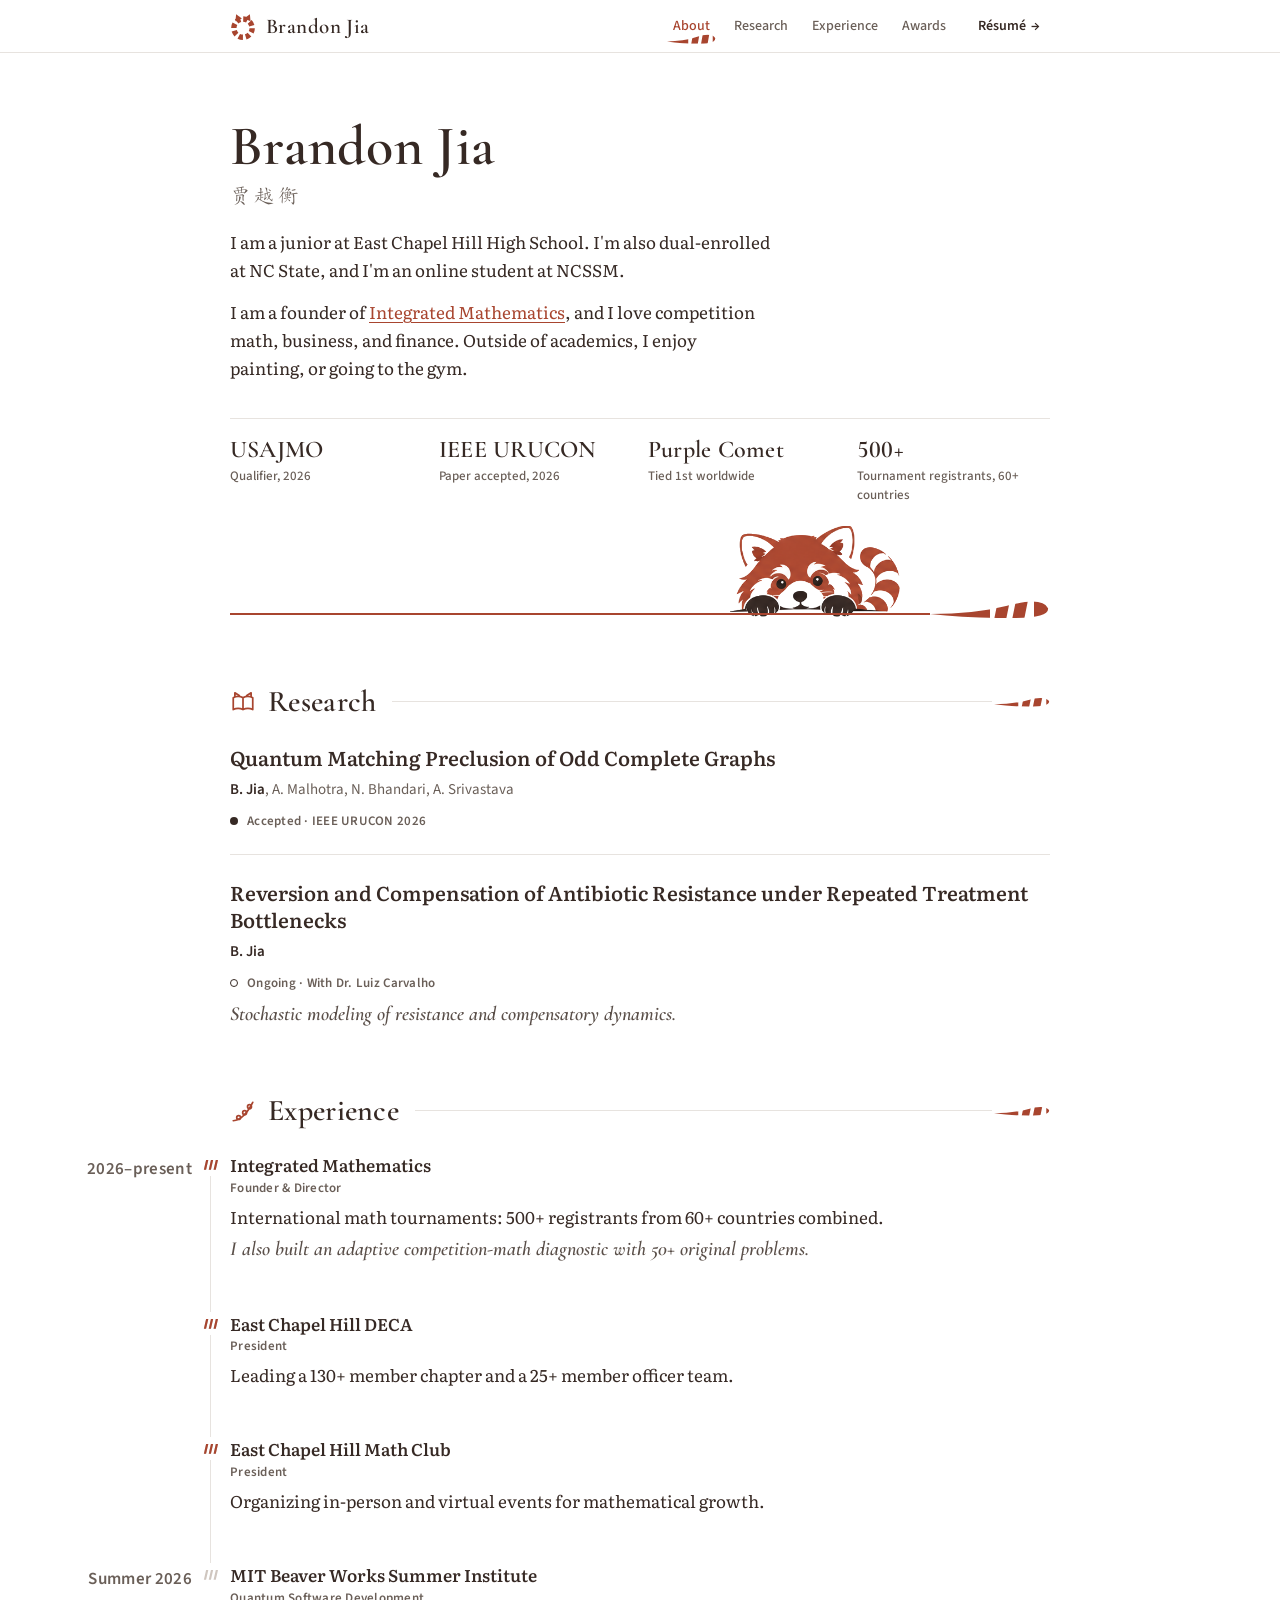
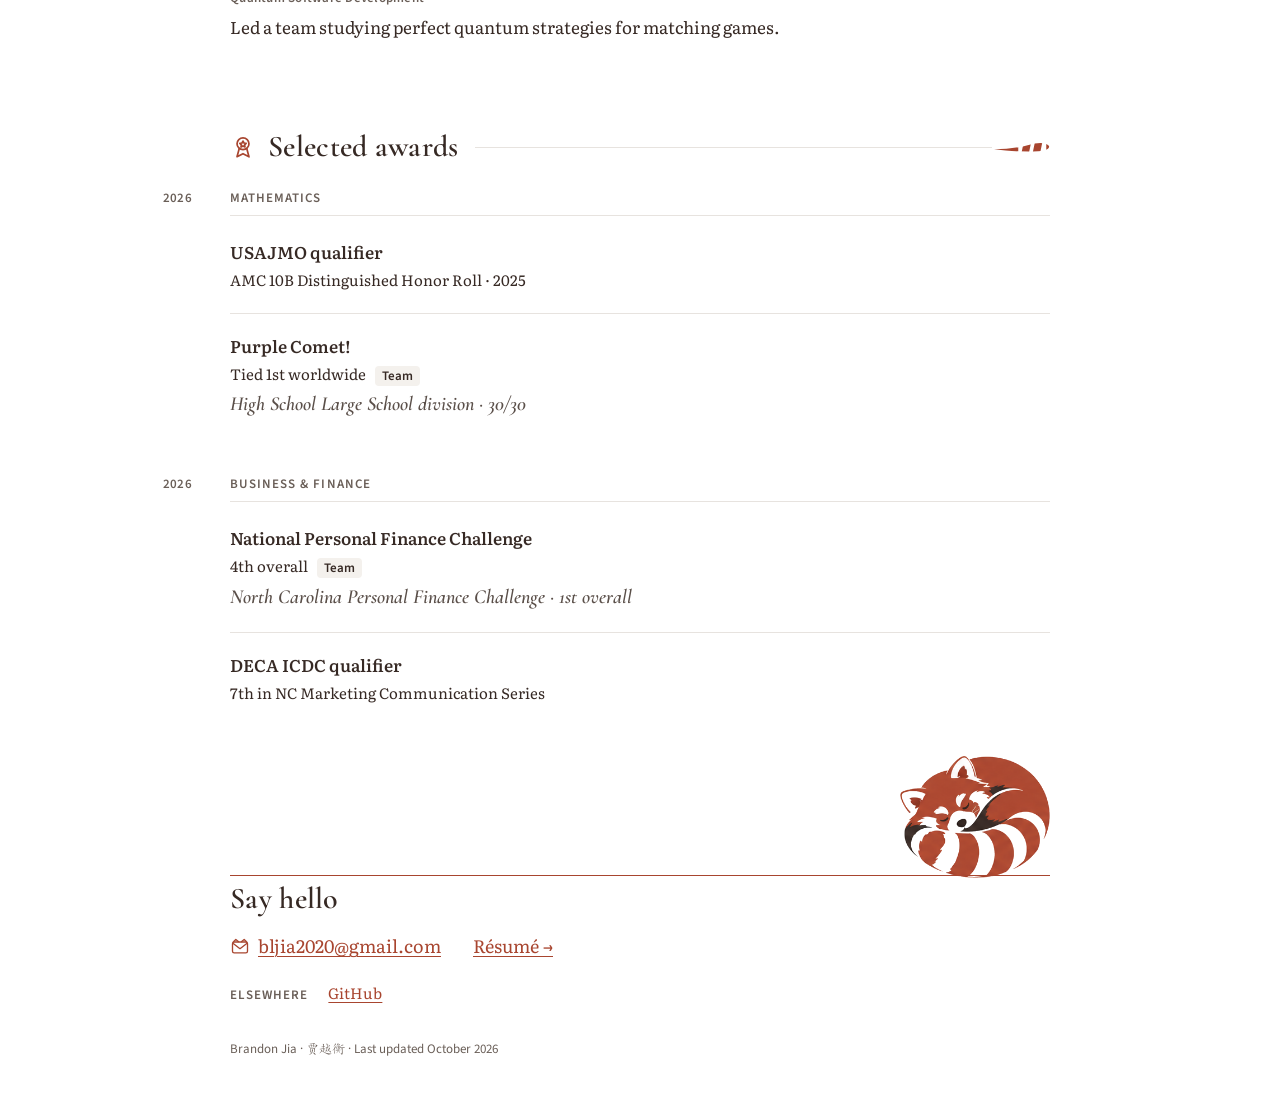
<file: index.html>
<!doctype html>
<html lang="en">
<head>
<meta charset="utf-8">
<meta name="viewport" content="width=device-width,initial-scale=1">
<script>
document.documentElement.className="js";
if(location.protocol==="http:"||location.protocol==="https:"){
  for(const file of ["literata.woff2","cormorant-garamond.woff2"]){
    const hint=document.createElement("link");hint.rel="preload";hint.href="assets/"+file;
    hint.as="font";hint.type="font/woff2";hint.crossOrigin="anonymous";document.head.append(hint);
  }
}
</script>
<meta name="description" content="Brandon Jia is a student, researcher, and founder of Integrated Mathematics in Chapel Hill, North Carolina.">
<link rel="canonical" href="https://brandon-jia.github.io/">
<meta name="theme-color" content="#ffffff">
<meta name="author" content="Brandon Jia">
<meta property="og:type" content="website">
<meta property="og:site_name" content="Brandon Jia">
<meta property="og:title" content="Brandon Jia · Mathematics &amp; Research">
<meta property="og:description" content="Brandon Jia is a student, researcher, and founder of Integrated Mathematics in Chapel Hill, North Carolina.">
<meta property="og:url" content="https://brandon-jia.github.io/">
<meta property="og:image" content="https://brandon-jia.github.io/assets/og-image.png">
<meta property="og:image:width" content="1200">
<meta property="og:image:height" content="630">
<meta property="og:image:alt" content="Brandon Jia, with a red panda peeking over a rust line.">
<meta name="twitter:card" content="summary_large_image">
<meta name="twitter:title" content="Brandon Jia · Mathematics &amp; Research">
<meta name="twitter:description" content="Brandon Jia is a student, researcher, and founder of Integrated Mathematics in Chapel Hill, North Carolina.">
<meta name="twitter:image" content="https://brandon-jia.github.io/assets/og-image.png">
<title>Brandon Jia · Mathematics &amp; Research</title>
<link rel="icon" href="favicon.ico" sizes="48x48">
<link rel="icon" href="favicon.svg" type="image/svg+xml">
<link rel="apple-touch-icon" href="apple-touch-icon.png">
<link rel="stylesheet" href="site.css">
<script type="application/ld+json">
{"@context":"https://schema.org","@type":"Person","name":"Brandon Jia","alternateName":"贾越衡","url":"https://brandon-jia.github.io/","image":"https://brandon-jia.github.io/assets/og-image.png","description":"Student, researcher, and founder of Integrated Mathematics.","knowsAbout":["Competition mathematics","Graph theory","Quantum computing","Mathematical biology"],"sameAs":["https://github.com/brandon-jia"]}
</script>
</head>
<body id="top">
<svg width="0" height="0" style="position:absolute" aria-hidden="true"><defs>
<symbol id="mark" viewBox="0 0 24 26"><circle cx="12" cy="15" r="8.5" fill="none" stroke="currentColor" stroke-width="5" stroke-dasharray="4 2.67"/><path d="M5 8.5L5.6 2l5.4 4M19 8.5L18.4 2 13 6" fill="currentColor"/></symbol>
<symbol id="book" viewBox="0 0 24 24" fill="none" stroke="currentColor" stroke-width="1.6" stroke-linecap="round" stroke-linejoin="round"><path d="M3 8q4.5-2.2 9 0 4.5-2.2 9 0v11q-4.5-2.2-9 0-4.5-2.2-9 0zM12 8v11M4.5 7V3.5L8.5 6M19.5 7V3.5L15.5 6"/></symbol>
<symbol id="branch" viewBox="0 0 24 24" fill="none" stroke="currentColor" stroke-width="1.6" stroke-linecap="round" stroke-linejoin="round"><path d="M3 21Q13 20 21 4"/><circle cx="8" cy="18" r="1.8"/><circle cx="13.5" cy="13.5" r="1.8"/><circle cx="18" cy="8" r="1.8"/></symbol>
<symbol id="medal" viewBox="0 0 24 24" fill="none" stroke="currentColor" stroke-width="1.6" stroke-linecap="round" stroke-linejoin="round"><circle cx="12" cy="9" r="5.5"/><path d="M8.5 13.5L6.5 21l5.5-2.8 5.5 2.8-2-7.5M12 6.5l.9 1.8 2 .3-1.4 1.4.3 2-1.8-1-1.8 1 .3-2-1.4-1.4 2-.3z"/></symbol>
<symbol id="mail" viewBox="0 0 24 24" fill="none" stroke="currentColor" stroke-width="1.6" stroke-linecap="round" stroke-linejoin="round"><rect x="3" y="6" width="18" height="13" rx="2"/><path d="M3.5 7.5L12 14l8.5-6.5M4.5 5.5L7 3l3 2.5M19.5 5.5L17 3l-3 2.5"/></symbol>
<symbol id="brush" viewBox="0 0 24 24" fill="none" stroke="currentColor" stroke-width="1.6" stroke-linecap="round" stroke-linejoin="round"><path d="M20.5 3.5L11 13M9 12q-3.5.2-4.2 3.6-.5 2.6-2.3 4 4 1 6.4-.6 2.4-1.7 1.6-4.3"/><path d="M5.5 17.5L7 19M7.5 15.5L9 17"/></symbol>
</defs></svg>
<a class="skip" href="#main">Skip to content</a>
<header class="bar">
  <div class="in">
    <a class="mk" href="#top" aria-label="Brandon Jia, back to top"><svg class="mark" aria-hidden="true"><use href="#mark"/></svg><span>Brandon Jia</span></a>
    <nav aria-label="Main navigation">
      <a href="#about" aria-current="location">About</a>
      <a href="#research">Research</a>
      <a href="#experience">Experience</a>
      <a href="#awards">Awards</a>
      <a class="cv" href="resume/index.html">Résumé</a>
    </nav>
  </div>
  <i class="prog" aria-hidden="true"></i>
</header>
<main class="wrap" id="main">
  <div class="hero" id="about">
    <h1 class="name">Brandon Jia</h1>
    <p class="cn" lang="zh-Hans">贾越衡</p>
    <p>I am a junior at East Chapel Hill High School. I'm also dual-enrolled at <abbr title="North Carolina State University">NC State</abbr>, and I'm an online student at <abbr title="North Carolina School of Science and Mathematics">NCSSM</abbr>.</p>
    <p>I am a founder of <a href="#integrated-mathematics">Integrated Mathematics</a>, and I love competition math, business, and finance. Outside of academics, I enjoy painting, or going to the gym.</p>
    <ul class="hl" aria-label="Highlights">
      <li><strong>USAJMO</strong><span>Qualifier, 2026</span></li>
      <li><strong>IEEE URUCON</strong><span>Paper accepted, 2026</span></li>
      <li><strong>Purple Comet</strong><span>Tied 1st worldwide</span></li>
      <li><strong>500+</strong><span>Tournament registrants, 60+ countries</span></li>
    </ul>
    <div class="ledge" aria-hidden="true"><span class="pkw"><picture><source srcset="assets/panda-peek.webp" type="image/webp"><img class="pk" src="assets/panda-peek.png" alt="" width="306" height="163"></picture></span><div class="div"><i></i><b></b></div></div>
  </div>

  <section id="research" aria-labelledby="rt">
    <h2 id="rt"><svg class="ic" aria-hidden="true"><use href="#book"/></svg>Research<i class="rl"></i></h2>
    <article class="paper">
      <h3>Quantum Matching Preclusion of Odd Complete Graphs</h3>
      <p class="authors"><strong>B. Jia</strong>, A. Malhotra, N. Bhandari, A. Srivastava</p>
      <p class="st meta"><i></i>Accepted · IEEE URUCON 2026</p>
      <!-- Brandon: fill in real URLs and uncomment:
      <p class="plinks"><a href="[PAPER_URL]">Paper</a><a href="[VENUE_URL]">Venue</a></p>
      <details class="sum"><summary>Summary</summary><p>[ONE_SENTENCE_SUMMARY_FROM_BRANDON]</p></details>
      -->
    </article>
    <article class="paper">
      <h3>Reversion and Compensation of Antibiotic Resistance under Repeated Treatment Bottlenecks</h3>
      <p class="authors"><strong>B. Jia</strong></p>
      <p class="st meta"><i class="o"></i>Ongoing · With Dr. Luiz Carvalho</p>
      <!-- Brandon: fill in real URLs and uncomment:
      <p class="plinks"><a href="[PAPER_URL]">Paper</a><a href="[VENUE_URL]">Venue</a></p>
      <details class="sum"><summary>Summary</summary><p>[ONE_SENTENCE_SUMMARY_FROM_BRANDON]</p></details>
      -->
      <p class="d">Stochastic modeling of resistance and compensatory dynamics.</p>
    </article>
  </section>

  <section id="experience" aria-labelledby="et">
    <h2 id="et"><svg class="ic" aria-hidden="true"><use href="#branch"/></svg>Experience<i class="rl"></i></h2>
    <div class="exp-list">
    <article class="exp" id="integrated-mathematics">
      <span class="exp-marker" aria-hidden="true"></span>
      <p class="meta">2026–present</p>
      <div><h3>Integrated Mathematics</h3><p class="role">Founder &amp; Director</p><p>International math tournaments: 500+ registrants from 60+ countries combined.</p><p class="x">I also built an adaptive competition-math diagnostic with 50+ original problems.<!-- Brandon: fill in the note and uncomment: <sup class="sn-n"></sup><span class="sn">[NOTE TEXT FROM BRANDON]</span> --></p></div>
    </article>
    <article class="exp">
      <span class="exp-marker" aria-hidden="true"></span>
      <p class="meta same"><span class="vh">2026–present</span></p>
      <div><h3>East Chapel Hill DECA</h3><p class="role">President</p><p>Leading a 130+ member chapter and a 25+ member officer team.</p></div>
    </article>
    <article class="exp">
      <span class="exp-marker" aria-hidden="true"></span>
      <p class="meta same"><span class="vh">2026–present</span></p>
      <div><h3>East Chapel Hill Math Club</h3><p class="role">President</p><p>Organizing in-person and virtual events for mathematical growth.</p></div>
    </article>
    <article class="exp">
      <span class="exp-marker" aria-hidden="true"></span>
      <p class="meta">Summer 2026</p>
      <div><h3>MIT Beaver Works Summer Institute</h3><p class="role">Quantum Software Development</p><p>Led a team studying perfect quantum strategies for matching games.</p></div>
    </article>
      </div>
</section>

  <section id="awards" aria-labelledby="at">
    <h2 id="at"><svg class="ic" aria-hidden="true"><use href="#medal"/></svg>Selected awards<i class="rl"></i></h2>
    <h3 class="grp"><span>Mathematics</span><time datetime="2026">2026</time></h3>
    <ul class="aw">
      <li><h4>USAJMO qualifier</h4><p>AMC 10B Distinguished Honor Roll · 2025</p></li>
      <li><h4>Purple Comet!</h4><p>Tied 1st worldwide <span class="chip">Team</span></p><p class="s">High School Large School division · 30/30</p></li>
    </ul>
    <h3 class="grp"><span>Business &amp; finance</span><time datetime="2026">2026</time></h3>
    <ul class="aw">
      <li><h4>National Personal Finance Challenge</h4><p>4th overall <span class="chip">Team</span></p><p class="s">North Carolina Personal Finance Challenge · 1st overall</p></li>
      <li><h4>DECA ICDC qualifier</h4><p>7th in NC Marketing Communication Series</p></li>
    </ul>
  </section>

<!-- Brandon: add images to assets/art/, fill the placeholders, uncomment, and add an Art link to the nav:
<section id="art" aria-labelledby="art-t"><h2 id="art-t"><svg class="ic" aria-hidden="true"><use href="#brush"/></svg>Painting<i class="rl"></i></h2><ul class="art"><li><figure><img src="assets/art/[FILE].webp" width="[W]" height="[H]" alt="[DESCRIBE THE PAINTING]" loading="lazy"><figcaption class="meta">[Title · medium · year]</figcaption></figure></li></ul></section>
-->
</main>
<footer class="wrap">
  <div class="ledge" aria-hidden="true"><span class="pkw curl"><img class="pk" src="assets/panda-curled.webp" alt="" width="268" height="218"></span><div class="div"><i></i><b></b></div></div>
  <h2>Say hello</h2>
  <div class="links"><a href="mailto:bljia2020@gmail.com"><svg aria-hidden="true"><use href="#mail"/></svg>bljia2020@gmail.com</a><a href="resume/index.html">Résumé <span aria-hidden="true">→</span></a></div>
  <p class="elsewhere"><span class="meta">Elsewhere</span> <a href="https://github.com/brandon-jia" rel="me">GitHub</a><!-- Brandon: fill in real URLs and uncomment: <a href="[LINKEDIN_URL]" rel="me">LinkedIn</a> <a href="[SCHOLAR_OR_ORCID_URL]" rel="me">Scholar</a> --></p>
  <p class="colophon">Brandon Jia · <span lang="zh-Hans">贾越衡</span> · Last updated <time datetime="2026-10">October 2026</time></p>
</footer>
<script src="site.js"></script>
</body>
</html>
</file>
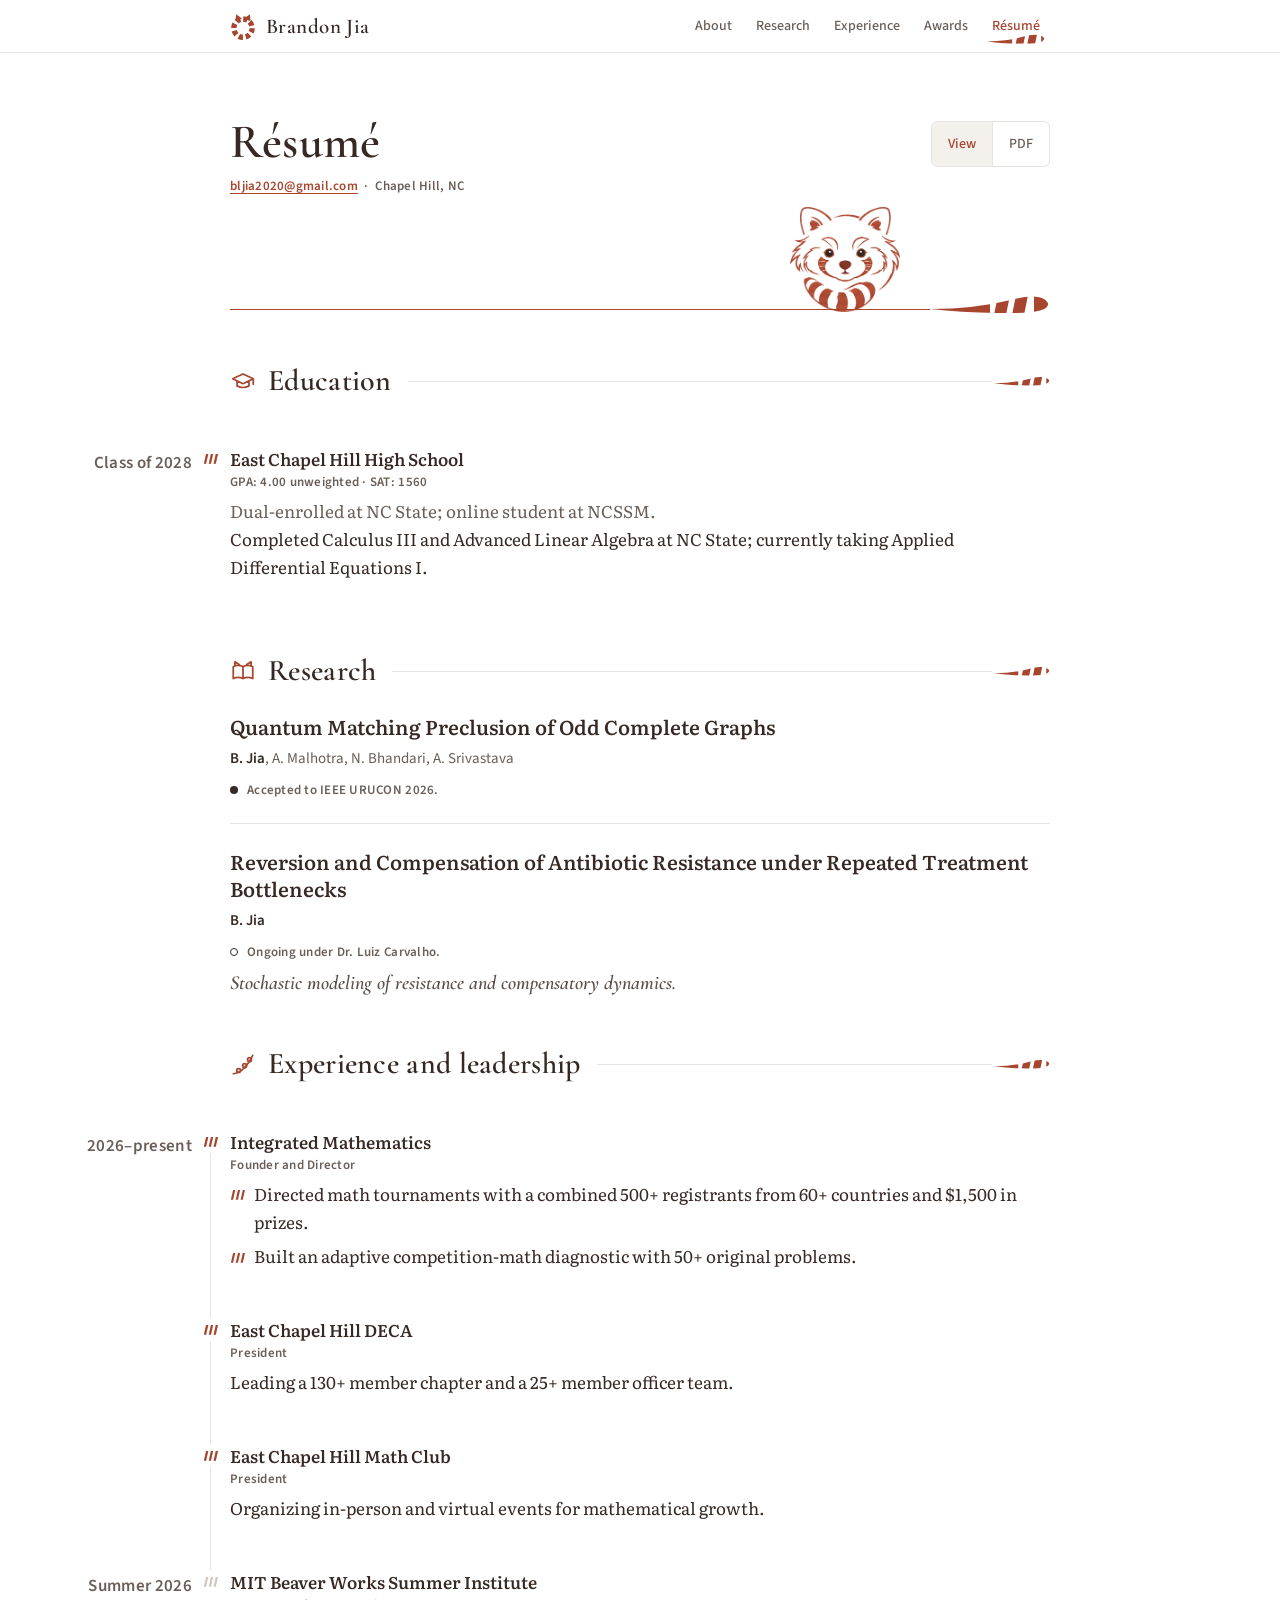
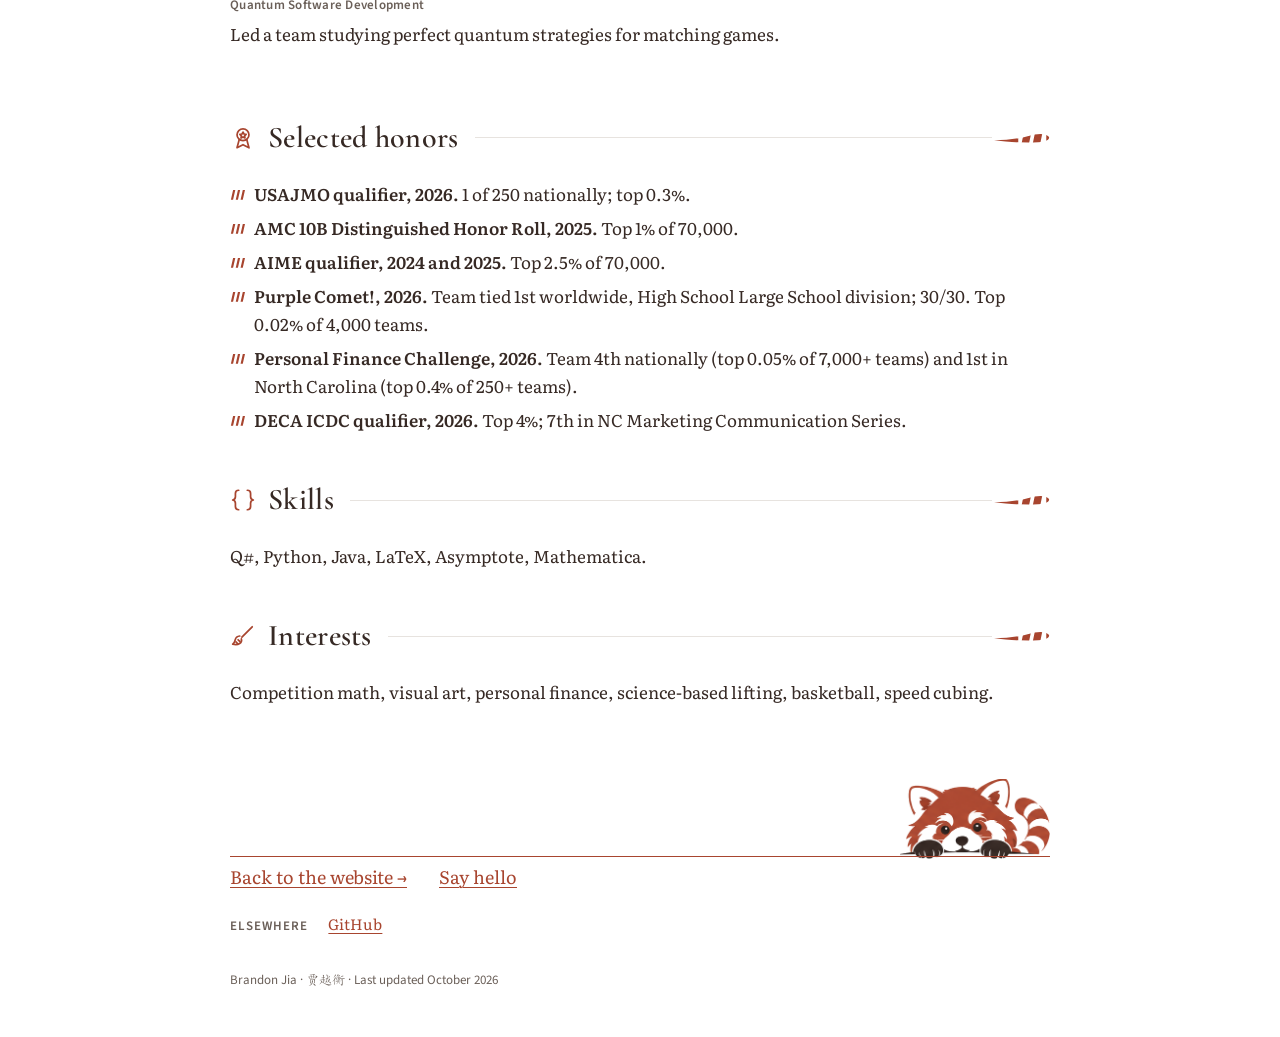
<file: resume/index.html>
<!doctype html>
<html lang="en">
<head>
<meta charset="utf-8">
<meta name="viewport" content="width=device-width,initial-scale=1">
<script>
document.documentElement.className="js";
if(location.protocol==="http:"||location.protocol==="https:"){
  for(const file of ["literata.woff2","cormorant-garamond.woff2"]){
    const hint=document.createElement("link");hint.rel="preload";hint.href="../assets/"+file;
    hint.as="font";hint.type="font/woff2";hint.crossOrigin="anonymous";document.head.append(hint);
  }
}
</script>
<meta name="description" content="Brandon Jia’s résumé: education, research, leadership, honors, and skills.">
<link rel="canonical" href="https://brandon-jia.github.io/resume/">
<meta name="theme-color" content="#ffffff">
<meta name="author" content="Brandon Jia">
<meta property="og:type" content="website">
<meta property="og:site_name" content="Brandon Jia">
<meta property="og:title" content="Résumé · Brandon Jia">
<meta property="og:description" content="Brandon Jia’s résumé: education, research, leadership, honors, and skills.">
<meta property="og:url" content="https://brandon-jia.github.io/resume/">
<meta property="og:image" content="https://brandon-jia.github.io/assets/og-image.png">
<meta property="og:image:width" content="1200">
<meta property="og:image:height" content="630">
<meta property="og:image:alt" content="Brandon Jia, with a red panda peeking over a rust line.">
<meta name="twitter:card" content="summary_large_image">
<meta name="twitter:title" content="Résumé · Brandon Jia">
<meta name="twitter:description" content="Brandon Jia’s résumé: education, research, leadership, honors, and skills.">
<meta name="twitter:image" content="https://brandon-jia.github.io/assets/og-image.png">
<title>Résumé · Brandon Jia</title>
<link rel="icon" href="../favicon.ico" sizes="48x48">
<link rel="icon" href="../favicon.svg" type="image/svg+xml">
<link rel="apple-touch-icon" href="../apple-touch-icon.png">
<link rel="stylesheet" href="../site.css">
</head>
<body class="res" id="top">
<svg width="0" height="0" style="position:absolute" aria-hidden="true"><defs>
<symbol id="mark" viewBox="0 0 24 26"><circle cx="12" cy="15" r="8.5" fill="none" stroke="currentColor" stroke-width="5" stroke-dasharray="4 2.67"/><path d="M5 8.5L5.6 2l5.4 4M19 8.5L18.4 2 13 6" fill="currentColor"/></symbol>
<symbol id="cap" viewBox="0 0 24 24" fill="none" stroke="currentColor" stroke-width="1.6" stroke-linecap="round" stroke-linejoin="round"><path d="M2.5 10L12 5.5l9.5 4.5L12 14.5zM6.5 12.5v4q5.5 3 11 0v-4M21.5 10v5"/></symbol>
<symbol id="book" viewBox="0 0 24 24" fill="none" stroke="currentColor" stroke-width="1.6" stroke-linecap="round" stroke-linejoin="round"><path d="M3 8q4.5-2.2 9 0 4.5-2.2 9 0v11q-4.5-2.2-9 0-4.5-2.2-9 0zM12 8v11M4.5 7V3.5L8.5 6M19.5 7V3.5L15.5 6"/></symbol>
<symbol id="branch" viewBox="0 0 24 24" fill="none" stroke="currentColor" stroke-width="1.6" stroke-linecap="round" stroke-linejoin="round"><path d="M3 21Q13 20 21 4"/><circle cx="8" cy="18" r="1.8"/><circle cx="13.5" cy="13.5" r="1.8"/><circle cx="18" cy="8" r="1.8"/></symbol>
<symbol id="medal" viewBox="0 0 24 24" fill="none" stroke="currentColor" stroke-width="1.6" stroke-linecap="round" stroke-linejoin="round"><circle cx="12" cy="9" r="5.5"/><path d="M8.5 13.5L6.5 21l5.5-2.8 5.5 2.8-2-7.5M12 6.5l.9 1.8 2 .3-1.4 1.4.3 2-1.8-1-1.8 1 .3-2-1.4-1.4 2-.3z"/></symbol>
<symbol id="braces" viewBox="0 0 24 24" fill="none" stroke="currentColor" stroke-width="1.6" stroke-linecap="round" stroke-linejoin="round"><path d="M8 3q-3 0-3 3v3q0 2.5-2.5 3 2.5.5 2.5 3v3q0 3 3 3M16 3q3 0 3 3v3q0 2.5 2.5 3-2.5.5-2.5 3v3q0 3-3 3"/></symbol>
<symbol id="brush" viewBox="0 0 24 24" fill="none" stroke="currentColor" stroke-width="1.6" stroke-linecap="round" stroke-linejoin="round"><path d="M20.5 3.5L11 13M9 12q-3.5.2-4.2 3.6-.5 2.6-2.3 4 4 1 6.4-.6 2.4-1.7 1.6-4.3"/><path d="M5.5 17.5L7 19M7.5 15.5L9 17" /></symbol>
</defs></svg>
<a class="skip" href="#main">Skip to content</a>
<header class="bar">
  <div class="in">
    <a class="mk" href="../index.html" aria-label="Brandon Jia, home"><svg class="mark" aria-hidden="true"><use href="#mark"/></svg><span>Brandon Jia</span></a>
    <nav aria-label="Main navigation">
      <a href="../index.html#about">About</a>
      <a href="../index.html#research">Research</a>
      <a href="../index.html#experience">Experience</a>
      <a href="../index.html#awards">Awards</a>
      <a href="index.html" aria-current="page">Résumé</a>
    </nav>
  </div>
  <i class="prog" aria-hidden="true"></i>
</header>
<main class="wrap" id="main">
  <div class="hero">
    <div class="print-only pname"><strong>Brandon Jia</strong> <span lang="zh-Hans">贾越衡</span><span>brandon-jia.github.io</span></div>
    <div class="rhead"><h1 class="name">Résumé</h1><div class="modes" aria-label="Résumé format"><a href="index.html" aria-current="page">View</a><a href="../assets/Brandon-Jia-Highlights.pdf">PDF</a></div></div>
    <p class="meta"><a href="mailto:bljia2020@gmail.com">bljia2020@gmail.com</a> &nbsp;·&nbsp; Chapel Hill, NC</p>
    <div class="ledge" aria-hidden="true"><span class="pkw line"><img class="pk" src="../assets/panda-linework.webp" alt="" width="244" height="233"></span><div class="div"><i></i><b></b></div></div>
  </div>

  <section aria-labelledby="edt">
    <h2 id="edt"><svg class="ic" aria-hidden="true"><use href="#cap"/></svg>Education<i class="rl"></i></h2>
    <div class="exp-list">
    <article class="exp">
      <span class="exp-marker" aria-hidden="true"></span>
      <p class="meta">Class of 2028</p>
      <div><h3>East Chapel Hill High School</h3><p class="role">GPA: 4.00 unweighted · SAT: 1560</p><p class="m">Dual-enrolled at NC State; online student at NCSSM.</p><p>Completed Calculus III and Advanced Linear Algebra at NC State; currently taking Applied Differential Equations I.</p></div>
    </article>
      </div>
</section>

  <section aria-labelledby="rst">
    <h2 id="rst"><svg class="ic" aria-hidden="true"><use href="#book"/></svg>Research<i class="rl"></i></h2>
    <article class="paper">
      <h3>Quantum Matching Preclusion of Odd Complete Graphs</h3>
      <p class="authors"><strong>B. Jia</strong>, A. Malhotra, N. Bhandari, A. Srivastava</p>
      <p class="st meta"><i></i>Accepted to IEEE URUCON 2026.</p>
    </article>
    <article class="paper">
      <h3>Reversion and Compensation of Antibiotic Resistance under Repeated Treatment Bottlenecks</h3>
      <p class="authors"><strong>B. Jia</strong></p>
      <p class="st meta"><i class="o"></i>Ongoing under Dr. Luiz Carvalho.</p>
      <p class="d">Stochastic modeling of resistance and compensatory dynamics.</p>
    </article>
  </section>

  <section aria-labelledby="ext">
    <h2 id="ext"><svg class="ic" aria-hidden="true"><use href="#branch"/></svg>Experience and leadership<i class="rl"></i></h2>
    <div class="exp-list">
    <article class="exp">
      <span class="exp-marker" aria-hidden="true"></span>
      <p class="meta">2026–present</p>
      <div><h3>Integrated Mathematics</h3><p class="role">Founder and Director</p><ul class="bl"><li>Directed math tournaments with a combined 500+ registrants from 60+ countries and $1,500 in prizes.</li><li>Built an adaptive competition-math diagnostic with 50+ original problems.</li></ul></div>
    </article>
    <article class="exp">
      <span class="exp-marker" aria-hidden="true"></span>
      <p class="meta same"><span class="vh">2026–present</span></p>
      <div><h3>East Chapel Hill DECA</h3><p class="role">President</p><p>Leading a 130+ member chapter and a 25+ member officer team.</p></div>
    </article>
    <article class="exp">
      <span class="exp-marker" aria-hidden="true"></span>
      <p class="meta same"><span class="vh">2026–present</span></p>
      <div><h3>East Chapel Hill Math Club</h3><p class="role">President</p><p>Organizing in-person and virtual events for mathematical growth.</p></div>
    </article>
    <article class="exp">
      <span class="exp-marker" aria-hidden="true"></span>
      <p class="meta">Summer 2026</p>
      <div><h3>MIT Beaver Works Summer Institute</h3><p class="role">Quantum Software Development</p><p>Led a team studying perfect quantum strategies for matching games.</p></div>
    </article>
      </div>
</section>

  <section aria-labelledby="hnt">
    <h2 id="hnt"><svg class="ic" aria-hidden="true"><use href="#medal"/></svg>Selected honors<i class="rl"></i></h2>
    <ul class="bl">
      <li><strong>USAJMO qualifier, 2026.</strong> 1 of 250 nationally; top 0.3%.</li>
      <li><strong>AMC 10B Distinguished Honor Roll, 2025.</strong> Top 1% of 70,000.</li>
      <li><strong>AIME qualifier, 2024 and 2025.</strong> Top 2.5% of 70,000.</li>
      <li><strong>Purple Comet!, 2026.</strong> Team tied 1st worldwide, High School Large School division; 30/30. Top 0.02% of 4,000 teams.</li>
      <li><strong>Personal Finance Challenge, 2026.</strong> Team 4th nationally (top 0.05% of 7,000+ teams) and 1st in North Carolina (top 0.4% of 250+ teams).</li>
      <li><strong>DECA ICDC qualifier, 2026.</strong> Top 4%; 7th in NC Marketing Communication Series.</li>
    </ul>
  </section>

  <section aria-labelledby="skt">
    <h2 id="skt"><svg class="ic" aria-hidden="true"><use href="#braces"/></svg>Skills<i class="rl"></i></h2>
    <p>Q#, Python, Java, LaTeX, Asymptote, Mathematica.</p>
  </section>
  <section aria-labelledby="it">
    <h2 id="it"><svg class="ic" aria-hidden="true"><use href="#brush"/></svg>Interests<i class="rl"></i></h2>
    <p>Competition math, visual art, personal finance, science-based lifting, basketball, speed cubing.</p>
  </section>
</main>
<footer class="wrap">
  <div class="ledge" aria-hidden="true"><span class="pkw"><picture><source srcset="../assets/panda-peek.webp" type="image/webp"><img class="pk" src="../assets/panda-peek.png" alt="" width="306" height="163"></picture></span><div class="div"><i></i><b></b></div></div>
  <div class="links"><a href="../index.html">Back to the website <span aria-hidden="true">→</span></a><a href="mailto:bljia2020@gmail.com">Say hello</a></div>
  <p class="elsewhere"><span class="meta">Elsewhere</span> <a href="https://github.com/brandon-jia" rel="me">GitHub</a><!-- Brandon: fill in real URLs and uncomment: <a href="[LINKEDIN_URL]" rel="me">LinkedIn</a> <a href="[SCHOLAR_OR_ORCID_URL]" rel="me">Scholar</a> --></p>
  <p class="colophon">Brandon Jia · <span lang="zh-Hans">贾越衡</span> · Last updated <time datetime="2026-10">October 2026</time></p>
</footer>
<script src="../site.js"></script>
</body>
</html>
</file>
<file: site.css>
@font-face{font-family:NameCJK;src:url(assets/chinese-name.woff2) format("woff2");font-display:swap}
@font-face{font-family:'Cormorant Garamond';font-style:normal;src:url(assets/cormorant-garamond.woff2) format("woff2");font-weight:300 700;font-display:swap}
@font-face{font-family:Literata;font-style:normal;src:url(assets/literata.woff2) format("woff2");font-weight:200 900;font-display:swap}
@font-face{font-family:'Source Sans 3';font-style:normal;src:url(assets/source-sans.woff2) format("woff2");font-weight:200 900;font-display:swap}
@font-face{font-family:'Cormorant Garamond';font-style:italic;src:url(assets/cormorant-garamond-italic.woff2) format("woff2");font-weight:300 700;font-display:swap}
:root{
--paper:#fff;--ink:#362924;--muted:#6a5f58;--rust:#a8452f;--card:#fff;--chip:#f4f1ed;--rule:#e7e3df;
--display:'Cormorant Garamond',Georgia,serif;--text:Literata,Georgia,serif;--sans:'Source Sans 3',system-ui,sans-serif;
--cjk:NameCJK,'Songti SC','Noto Serif CJK SC','Source Han Serif SC',SimSun,serif;
--tail:url("data:image/svg+xml,%3Csvg xmlns='http://www.w3.org/2000/svg' viewBox='0 0 60 10'%3E%3CclipPath id='c'%3E%3Cpath d='M0 7Q22 7 38 3Q56-2 59 4Q60 9 40 9Q18 9 0 7Z'/%3E%3C/clipPath%3E%3Cg clip-path='url(%23c)'%3E%3Cpath d='M0 0h30v10H0zM34 0h6l-2 10h-6zM43 0h6l-2 10h-6zM52 0h8v10h-8z'/%3E%3C/g%3E%3C/svg%3E");
--band:url("data:image/svg+xml,%3Csvg xmlns='http://www.w3.org/2000/svg' viewBox='0 0 17 12'%3E%3Cpath d='M1 12L3.5 1H6L3.5 12zM6.5 12L9 1h2.5L9 12zM12 12L14.5 1H17L14.5 12z'/%3E%3C/svg%3E");
--paw:url("data:image/svg+xml,%3Csvg xmlns='http://www.w3.org/2000/svg' viewBox='0 0 24 24'%3E%3Cellipse cx='3.8' cy='10' rx='2.4' ry='3.2'/%3E%3Cellipse cx='8.8' cy='5' rx='2.4' ry='3.3'/%3E%3Cellipse cx='15.2' cy='5' rx='2.4' ry='3.3'/%3E%3Cellipse cx='20.2' cy='10' rx='2.4' ry='3.2'/%3E%3Cpath d='M12 12c4.4 0 7.2 3.4 7.2 6.4 0 2.2-2 3-4 2.5-1.2-.3-2.1-.8-3.2-.8s-2 .5-3.2.8c-2 .5-4-.3-4-2.5C4.8 15.4 7.6 12 12 12z'/%3E%3C/svg%3E")}
*{box-sizing:border-box}html{scroll-behavior:smooth;scroll-padding-top:72px}
body{margin:0;background:var(--paper);color:var(--ink);font:400 17px/1.65 var(--text);-webkit-font-smoothing:antialiased}
h1,h2,h3,h4,p,ul,figure{margin:0}ul{padding:0;list-style:none}abbr{text-decoration:none}
a{color:var(--rust);text-decoration:underline;text-underline-offset:3px;text-decoration-thickness:1px;padding-bottom:2px}
a:hover{text-decoration-style:dashed}
a:focus-visible{outline:2px solid var(--rust);outline-offset:4px;border-radius:2px}
.wrap{width:min(820px,calc(100% - 40px));margin-inline:auto}
.skip{position:fixed;top:8px;left:8px;z-index:30;background:var(--paper);padding:8px 14px;transform:translateY(-200%)}.skip:focus{transform:none}
.bar{position:sticky;top:0;z-index:20;background:var(--paper);border-bottom:1px solid var(--rule)}
.bar .in{width:min(820px,calc(100% - 40px));margin-inline:auto;height:52px;display:flex;align-items:center;justify-content:space-between}
.bar a{background:none;padding:0;text-decoration:none}
.mk{display:flex;align-items:center;gap:10px;color:var(--rust);font:600 21px var(--display);letter-spacing:.02em}
.mk span{color:var(--ink)}.mark{width:26px;height:28px}
nav{display:flex;align-items:center;gap:4px;font:500 14px var(--sans)}
nav a{position:relative;display:flex;align-items:center;min-height:44px;padding:0 10px;color:var(--muted)}
nav a:not(.cv)::after{content:"";position:absolute;left:6px;right:0;bottom:4px;height:12px;background:var(--rust);-webkit-mask:var(--tail-sm) center/100% 100% no-repeat;mask:var(--tail-sm) center/100% 100% no-repeat;clip-path:inset(0 100% 0 0);transform:translateY(2px);transform-origin:left center;transition:clip-path 250ms ease-out,transform 250ms ease-out}
nav a:hover,nav a:focus-visible,nav a[aria-current]{color:var(--rust)}nav a:not(.cv):hover::after,nav a:not(.cv):focus-visible::after,nav a:not(.cv)[aria-current]::after{clip-path:inset(0);transform:translateY(0);transition-duration:420ms;transition-timing-function:cubic-bezier(.16,1,.3,1)}
nav a.cv{color:var(--ink);font-weight:600;margin-left:8px}nav a.cv::after{content:"→";position:static;height:auto;margin-left:5px;background:none;-webkit-mask:none;mask:none;clip-path:none}nav a.cv:hover{color:var(--rust)}
.prog{position:absolute;left:0;bottom:-1px;height:2px;width:100%;background:var(--rust);pointer-events:none;transform:scaleX(0);transform-origin:left center}
nav{position:relative}.nav-motion nav a:not(.cv)::after{display:none}.nav-tail{position:absolute;left:0;bottom:3px;width:0;height:12px;transform:translateX(var(--tail-x,0px));pointer-events:none;transition:transform 520ms cubic-bezier(.16,1,.3,1),opacity .2s}.nav-tail>i{display:block;width:58px;height:100%;background:var(--rust);mask:var(--tail-sm) center/100% 100% no-repeat;-webkit-mask:var(--tail-sm) center/100% 100% no-repeat;transform:scaleX(var(--tail-scale,1));transform-origin:0 50%}
.hero{padding-top:64px}
.name{font:600 56px/1.05 var(--display);letter-spacing:.005em}
.cn{font:400 20px var(--cjk);letter-spacing:.2em;color:var(--muted);margin:6px 0 22px}
.hero p{max-width:540px}.hero p+p{margin-top:14px}
.ledge{position:relative;height:96px;margin-top:8px}
.pkw{position:absolute;bottom:3px;right:150px;width:170px;overflow:hidden;line-height:0}
.pk{display:block;width:100%;height:auto}
.pkw.curl{width:150px}.pkw.line{width:110px}.res .hero .ledge{height:112px}
.div{position:absolute;inset:auto 0 0;display:flex;align-items:flex-end}
.div i{flex:1;height:1.5px;background:var(--rust);margin-bottom:5px}
.div b{width:120px;height:20px;background:var(--rust);-webkit-mask:var(--tail) center/100% 100% no-repeat;mask:var(--tail) center/100% 100% no-repeat}
section{padding-top:64px}
h2{display:flex;align-items:center;font:600 30px/1.2 var(--display);letter-spacing:.01em;margin-bottom:24px}
h2 .ic{width:26px;height:26px;margin-right:12px;color:var(--rust);flex:none}
h2 .rl{flex:1;height:1px;background:var(--rule);margin:0 2px 0 16px}
h2::after{content:"";flex:none;width:56px;height:12px;background:var(--rust);-webkit-mask:var(--tail-sm) center/100% 100% no-repeat;mask:var(--tail-sm) center/100% 100% no-repeat}
h3,h4{font:560 17px/1.4 var(--text)}
.meta{font:600 13px var(--sans);color:var(--muted);letter-spacing:.02em}
.paper{padding:0 0 24px}.paper+.paper{padding:24px 0 0;border-top:1px solid var(--rule)}
.paper h3{font-size:20px;line-height:1.35}.authors{font:400 15px var(--sans);color:var(--muted);margin-top:8px}.authors strong{color:var(--ink);font-weight:600}
.st{display:flex;align-items:center;gap:9px;margin-top:12px}
.st i{width:8px;height:8px;border-radius:50%;background:var(--ink);flex:none}.st i.o{background:none;border:1.5px solid var(--ink)}
.paper .d{font-size:15px;color:var(--muted);margin-top:8px}
.exp-list{--spine:7px;position:relative}
.exp{position:relative;display:grid;grid-template-columns:150px 1fr;gap:0 24px;padding:24px 0;border-top:0}
.exp:first-of-type{padding-top:24px}
.exp::before,.exp-marker{content:"";position:absolute;left:calc(var(--spine,7px) - 7.5px);top:30px;width:15px;height:11px;background:var(--rust);-webkit-mask:var(--band) center/contain no-repeat;mask:var(--band) center/contain no-repeat}
.exp-marker{pointer-events:none}
.exp::after{content:"";position:absolute;left:var(--spine,7px);top:47px;bottom:-24px;width:1px;background:var(--rule)}
.exp:last-child::after{display:none}
#experience h2{margin-bottom:0}
.exp .meta{position:relative;padding-left:24px;line-height:1.9}
.bl>li::before{content:"";position:absolute;left:0;top:.5em;width:15px;height:11px;background:var(--rust);-webkit-mask:var(--band) center/contain no-repeat;mask:var(--band) center/contain no-repeat}
.role{font:600 13px var(--sans);color:var(--muted);margin:2px 0 6px;letter-spacing:.02em}
.exp p:not(.role){font-size:17px}.exp .x{font-size:15px;color:var(--muted);margin-top:4px}
.aw li{padding:20px 0;border-top:1px solid var(--rule);display:flex;flex-direction:column;gap:4px}.aw li:first-child{border-top:0}
.aw .top{display:flex;justify-content:space-between;align-items:baseline;gap:12px}
.aw p{font-size:15px}.aw .s{color:var(--muted)}
.chip{font:600 13px var(--sans);background:var(--chip);border-radius:4px;padding:1px 7px;margin-left:6px}
.paw>li{position:relative;padding-left:30px;margin-top:6px}
.paw>li::before{content:"";position:absolute;left:0;top:.45em;width:17px;height:17px;background:var(--rust);-webkit-mask:var(--paw) center/contain no-repeat;mask:var(--paw) center/contain no-repeat}
footer{margin-top:72px;padding-bottom:48px}
footer .ledge{height:84px}footer .div i{background:var(--rust);height:1px}footer .div b{display:none}
footer .pkw{right:0;width:150px}
footer h2{margin-bottom:14px}footer h2::after,footer h2 .rl{display:none}
.links{display:flex;flex-wrap:wrap;gap:12px 32px;font-size:18px}
.links svg{width:20px;height:20px;vertical-align:-4px;margin-right:8px}
.colophon{font:400 13px 'Source Sans 3',NameCJK,system-ui,sans-serif;color:var(--muted);margin-top:32px}
@media(max-width:640px){
body{font-size:16.5px}.name{font-size:44px}.hero{padding-top:44px}section{padding-top:48px}
.mk span{display:none}nav a{padding:0 7px}nav a.cv{margin-left:4px}
.pkw{width:130px;right:100px}.pkw.line{width:100px}.div b{width:84px;height:16px}.ledge{height:80px}
.exp{grid-template-columns:1fr;gap:4px}
footer .pkw{width:120px;right:0}}
@media(prefers-reduced-motion:reduce){html{scroll-behavior:auto}*{transition:none!important}}


.rhead{display:flex;justify-content:space-between;align-items:flex-end;gap:16px;flex-wrap:wrap}.rhead .name{font-size:48px}
.modes{display:flex;gap:0;border:1px solid var(--rule);border-radius:6px;overflow:hidden}
.modes{font:500 14px var(--sans)}
.modes a{background:none;padding:0 16px;min-height:44px;display:flex;align-items:center;color:var(--muted);text-decoration:none}
.modes a+a{border-left:1px solid var(--rule)}
.modes a:hover{background:#f4f1ed}
.modes a[aria-current]{background:#f4f1ed;color:var(--rust)}
.rhead+.meta{margin-top:10px}.rhead+.meta a{font-weight:600}
.bl>li{position:relative;padding-left:24px;margin-top:6px}.bl li strong{font-weight:600}.bl>li::before{top:.55em}
.res section{padding-top:48px}.res .exp p:not(.role){font-size:17px}.res .exp .m{color:var(--muted);font-size:15px;margin-top:4px}


/* Preserve the v4 design while keeping navigation comfortable on phones. */
.mk{min-width:44px;min-height:44px}.bar nav a{min-width:44px;padding:0 10px}.modes a{min-height:44px;display:flex;align-items:center}
@media(max-width:640px){.bar .in{width:calc(100% - 16px);gap:4px}nav{gap:0}.bar nav a{padding:0 5px}.bar nav a.cv{margin-left:2px}}
@media(max-width:380px){.bar .in{width:calc(100% - 8px);gap:0}.bar nav a{padding:0 2px}.bar nav a.cv{margin-left:0}.bar nav a.cv::after{display:none}}
@media(prefers-reduced-motion:reduce){html{scroll-behavior:auto}*,*::before,*::after{animation:none!important;transition:none!important}}

/* Quiet details and annotated-paper layout. */
:root{--tail-sm:url("data:image/svg+xml,%3Csvg xmlns='http://www.w3.org/2000/svg' viewBox='0 0 60 12'%3E%3CclipPath id='c'%3E%3Cpath d='M0 8.5Q20 8.5 36 4Q54-1 59 5Q60 11 40 11Q18 11 0 8.5Z'/%3E%3C/clipPath%3E%3Cg clip-path='url(%23c)'%3E%3Cpath d='M0 0h26v12H0zM32 0h8l-2.5 12h-8zM44 0h8l-2.5 12h-8zM56 0h8v12h-8z'/%3E%3C/g%3E%3C/svg%3E")}
body{font-variant-numeric:lining-nums proportional-nums;counter-reset:sn}
.hl{display:grid;grid-template-columns:repeat(4,1fr);gap:0 16px;margin-top:36px;padding-top:18px;border-top:1px solid var(--rule)}
.hl strong{display:block;font:600 24px/1.1 var(--display);letter-spacing:.01em;font-variant-numeric:lining-nums tabular-nums}
.hl span{display:block;margin-top:4px;font:500 13px/1.4 var(--sans);color:var(--muted)}
.hl+.ledge{margin-top:12px}
.grp{position:relative;display:flex;justify-content:space-between;align-items:baseline;margin:36px 0 4px;padding-bottom:8px;border-bottom:1px solid var(--rule);font:600 13px var(--sans);letter-spacing:.08em;text-transform:uppercase;color:var(--muted)}
.grp:first-of-type{margin-top:0}
.grp time{letter-spacing:.02em;font-variant-numeric:lining-nums tabular-nums}
.exp .meta{font-size:13px}
.exp .meta.same{min-height:24.7px}
.vh{position:absolute;width:1px;height:1px;overflow:hidden;clip:rect(0 0 0 0);white-space:nowrap}
.plinks{display:flex;gap:24px;margin-top:10px;font:600 14px var(--sans)}
.sum{margin-top:10px}.sum summary{cursor:pointer;font:600 13px var(--sans);letter-spacing:.04em;color:var(--rust)}
.sum p,.d,.paper .d,.x,.exp .x,.aw .s{font:italic 500 19px/1.45 'Cormorant Garamond',Georgia,serif;color:var(--muted)}
.d,.x,.aw .s{font:italic 600 20px/1.45 'Cormorant Garamond',Georgia,serif;color:#5a4f49}
.paper .d,.exp .x,.exp p.x{font:italic 600 20px/1.45 'Cormorant Garamond',Georgia,serif;color:#5a4f49}
.sum p{margin-top:6px}
.elsewhere{margin-top:18px;display:flex;gap:20px;align-items:baseline;font-size:15px}
.elsewhere .meta{letter-spacing:.08em;text-transform:uppercase}
.art{display:grid;grid-template-columns:repeat(auto-fit,minmax(200px,1fr));gap:20px}
.art img{display:block;width:100%;height:auto}.art figcaption{margin-top:8px}
.sn-n{counter-increment:sn;font:600 11px var(--sans);color:var(--rust)}
.sn-n::after{content:counter(sn)}
.sn{display:block;margin-top:6px;font:400 13px/1.5 var(--sans);color:var(--muted)}
.sn::before{content:counter(sn) " ";color:var(--rust);font-weight:600}
.hero .div b{transform:rotate(var(--tail-tilt,0deg));transform-origin:0 75%}
@media(min-width:1280px){
.exp-list{--spine:-20px}.exp{display:block}
.exp .meta{position:absolute;right:calc(100% + 38px);top:24px;width:130px;padding:0;text-align:right}
.grp time{position:absolute;right:calc(100% + 38px);width:130px;text-align:right;top:0}
.sn{float:right;clear:right;width:150px;margin:-1.1em -180px 0 0}
}
@media(max-width:640px){.hl{grid-template-columns:1fr 1fr;gap:18px 16px;margin-top:28px}}

/* Every hidden start state is conditional on JS and the motion preference. */
@keyframes rise{from{opacity:0;transform:translateY(8px)}}
@keyframes draw{from{transform:scaleX(0)}}
@keyframes peek{from{transform:translateY(100%)}}
@keyframes flick{0%{transform:rotate(0)}40%{transform:rotate(-8deg)}75%{transform:rotate(3deg)}100%{transform:rotate(0)}}
@media(prefers-reduced-motion:no-preference){
.js .hero>:not(.ledge){animation:rise .35s cubic-bezier(.16,1,.3,1) backwards;animation-delay:calc(var(--i,0)*60ms + 30ms)}
.hero>:nth-child(1){--i:0}.hero>:nth-child(2){--i:1}.hero>:nth-child(3){--i:2}.hero>:nth-child(4){--i:3}.hero>:nth-child(5){--i:4}
.js .hero .div i{transform-origin:0 50%;animation:draw .9s cubic-bezier(.65,0,.35,1) .4s backwards}
.js .hero .ledge .pk{animation:peek .8s cubic-bezier(.16,1,.3,1) 1s backwards}
.js .hero .div b{animation:flick .8s ease-out 1.35s backwards}
.js h2 .rl{transform:scaleX(0);transform-origin:0 50%;transition:transform .7s cubic-bezier(.65,0,.35,1)}
.js h2.in .rl{transform:scaleX(1)}
.js h2::after{transform-origin:0 60%;clip-path:inset(0 100% 0 0);transition:clip-path .5s ease-out .6s}
.js h2.in::after{clip-path:inset(0);animation:flick .6s ease-out 1.1s}
.js footer .pk{transform:translateY(100%);transition:transform .8s cubic-bezier(.16,1,.3,1)}
.js footer .ledge.up .pk{transform:none}
.js .exp::before{background:#cfc6bf}
.js .exp-marker{opacity:0;transition:opacity .5s ease-out}
.js .exp.on .exp-marker{opacity:1}
}
@view-transition{navigation:auto}
.bar{view-transition-name:site-bar}
::view-transition-old(root),::view-transition-new(root){animation-duration:.25s}
@media(prefers-reduced-motion:reduce){@view-transition{navigation:none}}
@media(prefers-reduced-motion:reduce){.nav-tail>i{transform:scaleX(var(--tail-scale,1))!important}}

.print-only{display:none}
.meta,.grp,.chip,time,.colophon,.hl strong{font-variant-numeric:lining-nums tabular-nums}
.hero.nf{min-height:55vh}
.hl+.ledge{margin-top:20px}
@media(max-width:640px){
.exp::after{display:none}
.exp .meta.same .vh{position:static;width:auto;height:auto;overflow:visible;clip:auto;white-space:normal}
.hl+.ledge{margin-top:28px}
.res .ledge{margin-top:22px}
}

/* Browser printing keeps every résumé entry and repeats its accessible dates. */
@media print{
@page{size:Letter;margin:.5in}
html{scroll-behavior:auto}
body{font-size:9.5pt;line-height:1.2;color:#000;background:#fff}
.bar,.skip,.ledge,.modes,.prog,.nav-tail,.rl,.sn,.exp-marker,footer .links,footer h2,h2::after,h2 .ic,.exp::before,.exp::after{display:none!important}
.wrap{width:100%;margin:0}.hero{padding-top:0}.rhead .name{font-size:22pt}
section,.res section{padding-top:7pt}
h2{font-size:11pt;margin-bottom:3pt;padding-bottom:1pt;border-bottom:.5pt solid #999}
.exp,.exp:first-of-type{display:grid;grid-template-columns:75pt 1fr;gap:0 10pt;padding:2pt 0;break-inside:avoid}
.exp .meta{position:static;width:auto;padding:0;text-align:left;font-size:9pt}
.exp .meta.same{min-height:0}.exp .meta{line-height:1.25}.exp h3{font-size:10pt;line-height:1.2}
.exp .meta.same .vh{position:static;width:auto;height:auto;clip:auto}
.paper,.aw li,.bl>li{break-inside:avoid}
.paper,.paper+.paper{padding:2pt 0}.paper h3{font-size:10pt}
.res .exp p:not(.role),.bl>li{font-size:9.5pt}
.authors,.role,.st,.res .exp .m{font-size:9pt}
.d,.paper .d,.exp .x,.exp p.x{font-size:10pt}
a{color:#000;background:none;padding:0}
.res a[href^="http"]::after{content:" (" attr(href) ")";font-size:8pt}
footer{margin-top:3pt;padding-bottom:0}.elsewhere{display:none}
.bl>li{margin-top:2pt}.authors{margin-top:2pt}.st{margin-top:3pt}.paper .d{margin-top:2pt}.role{margin:1pt 0 2pt}
.colophon{margin-top:0;font-size:8pt}
*,*::before,*::after{animation:none!important;transition:none!important}
.print-only{display:block}
.pname strong{font:600 22pt/1.1 var(--display)}
.pname span{font:9pt var(--sans);margin-left:10pt;color:#444}
.rhead{display:none}
*,*::before,*::after{-webkit-print-color-adjust:exact;print-color-adjust:exact}
}
</file>
